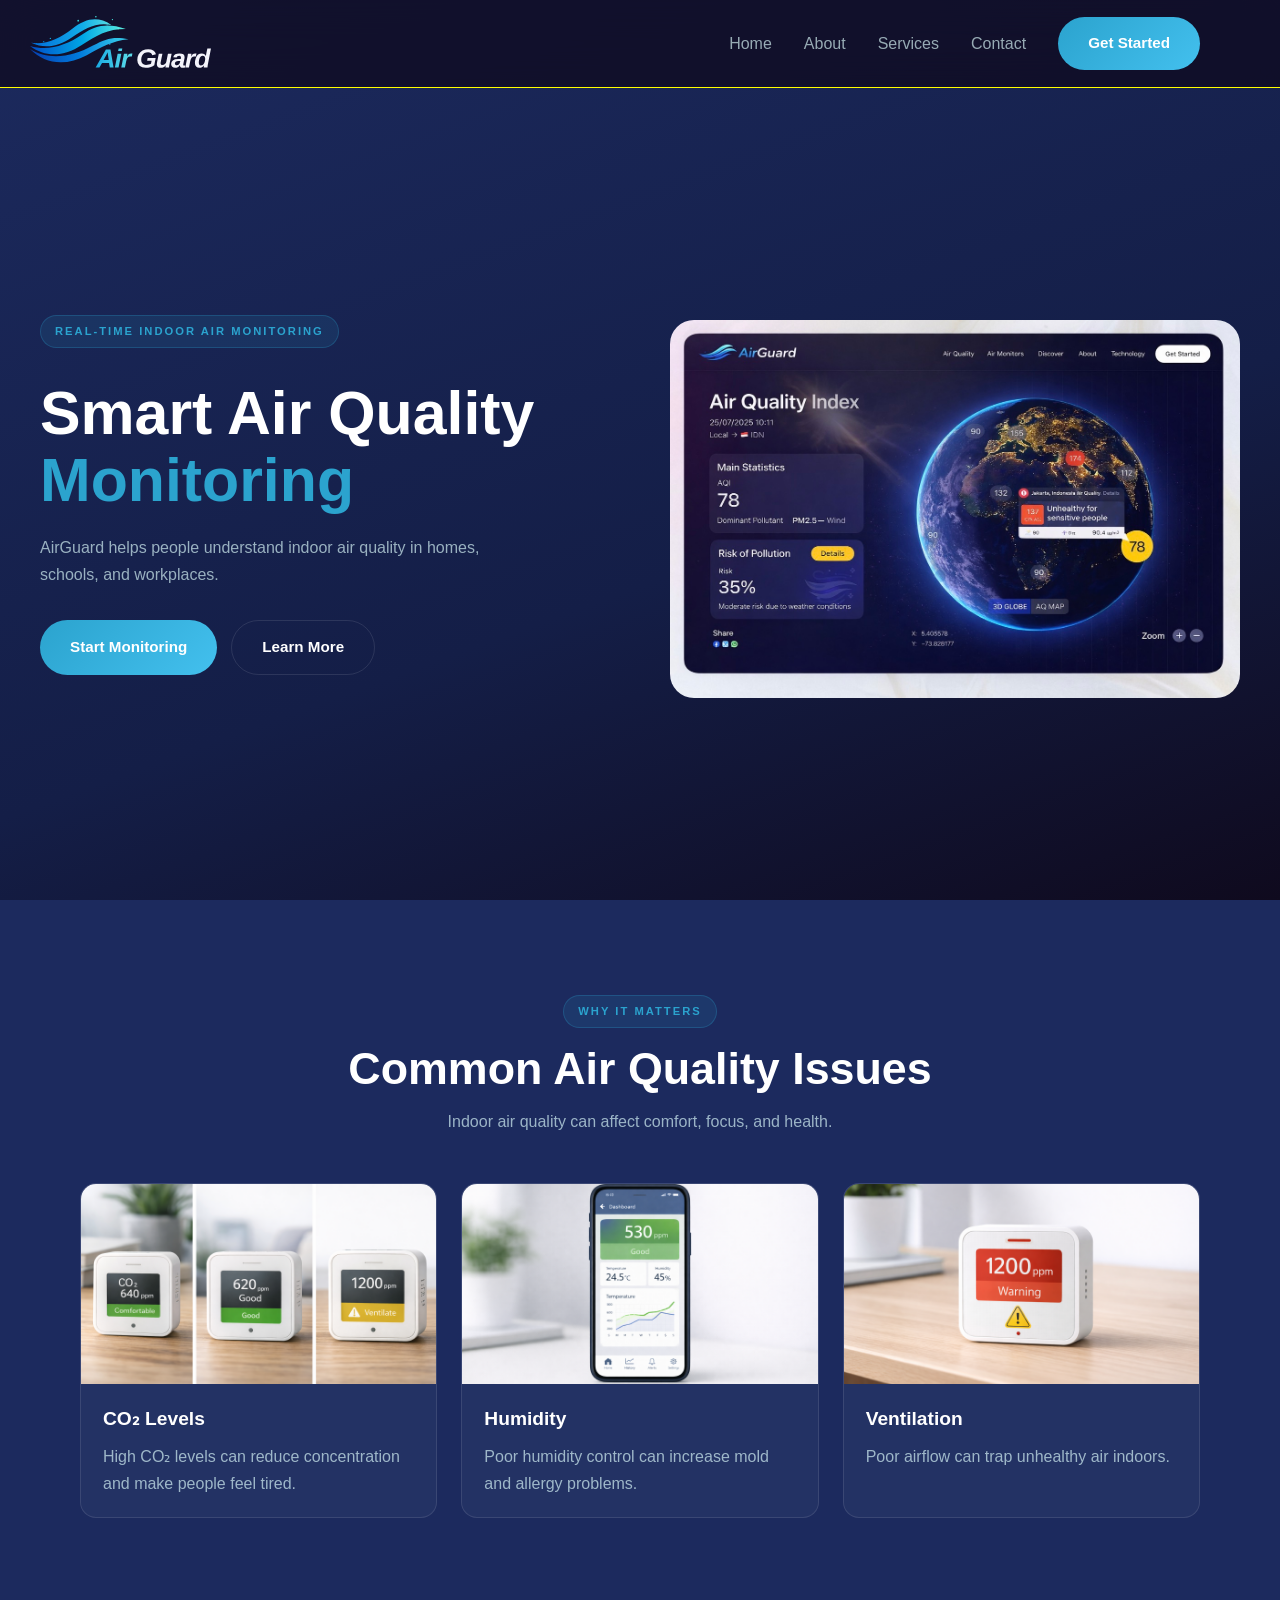
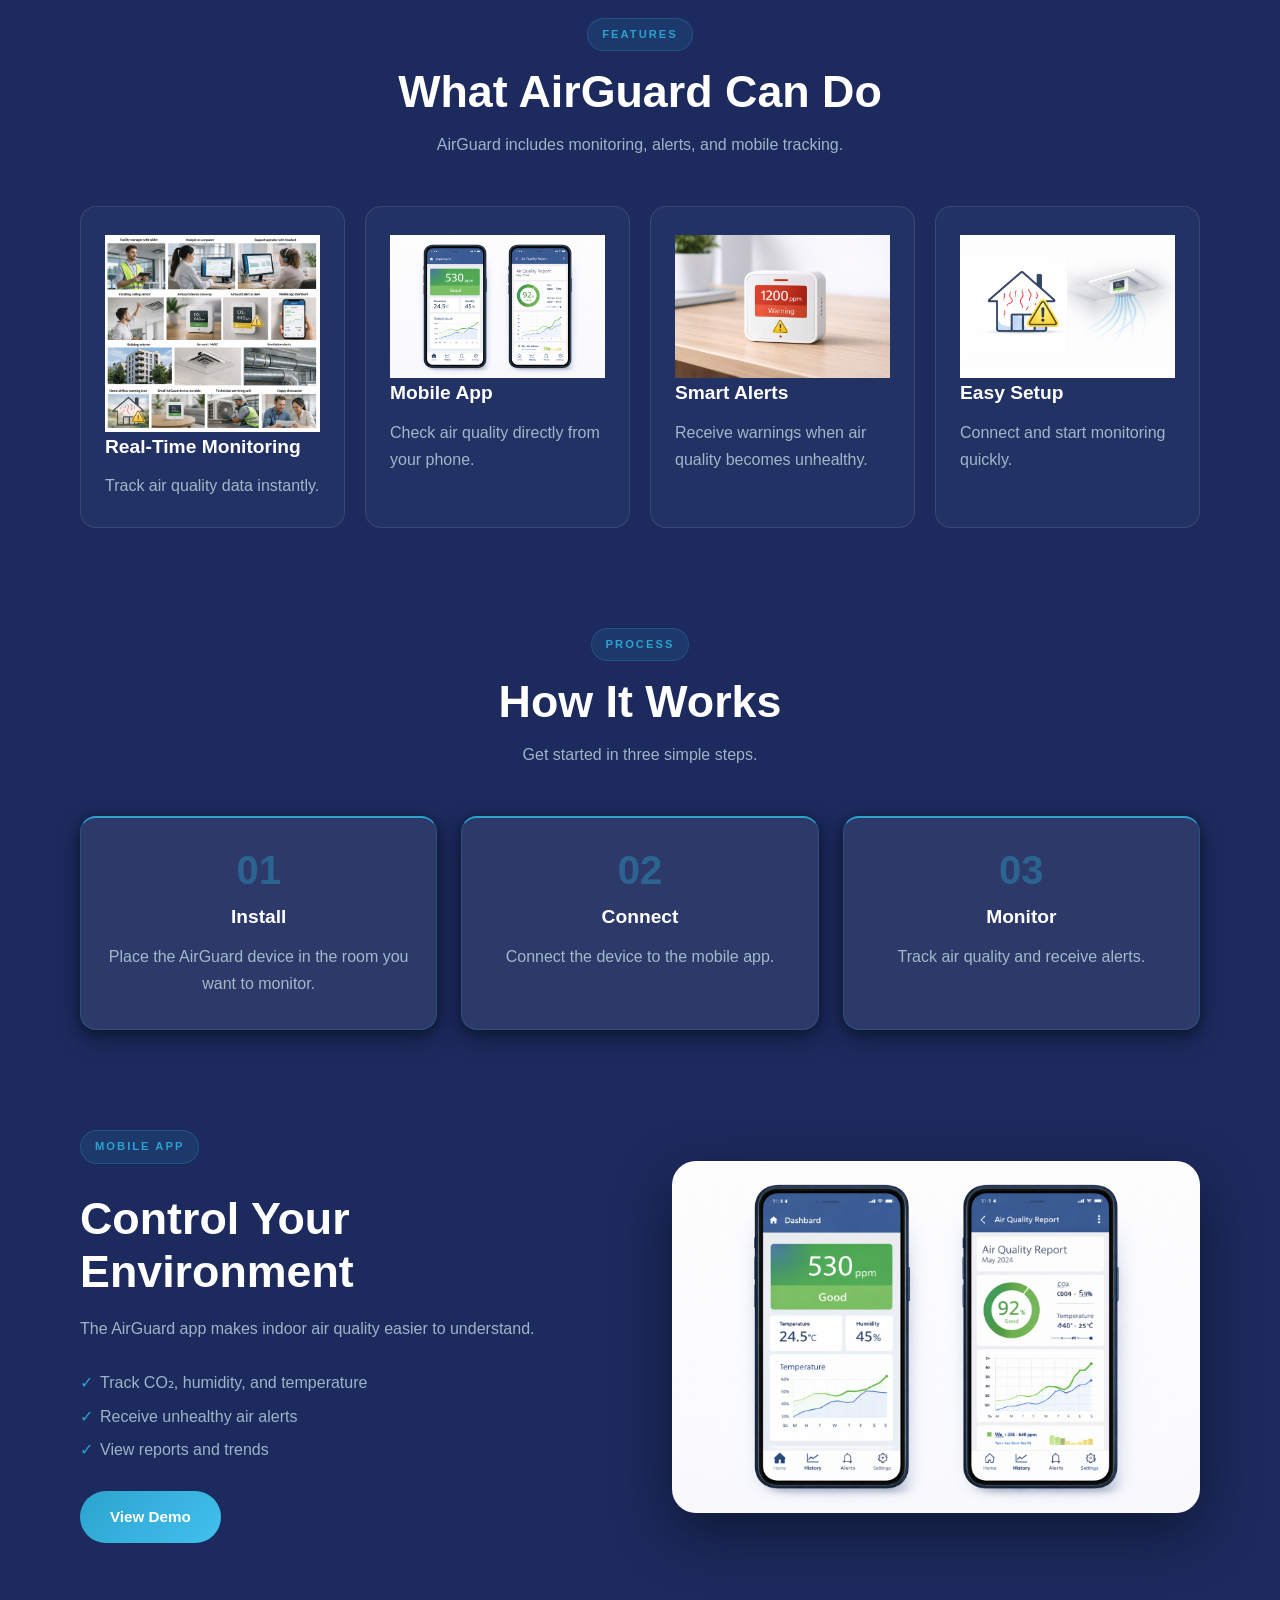
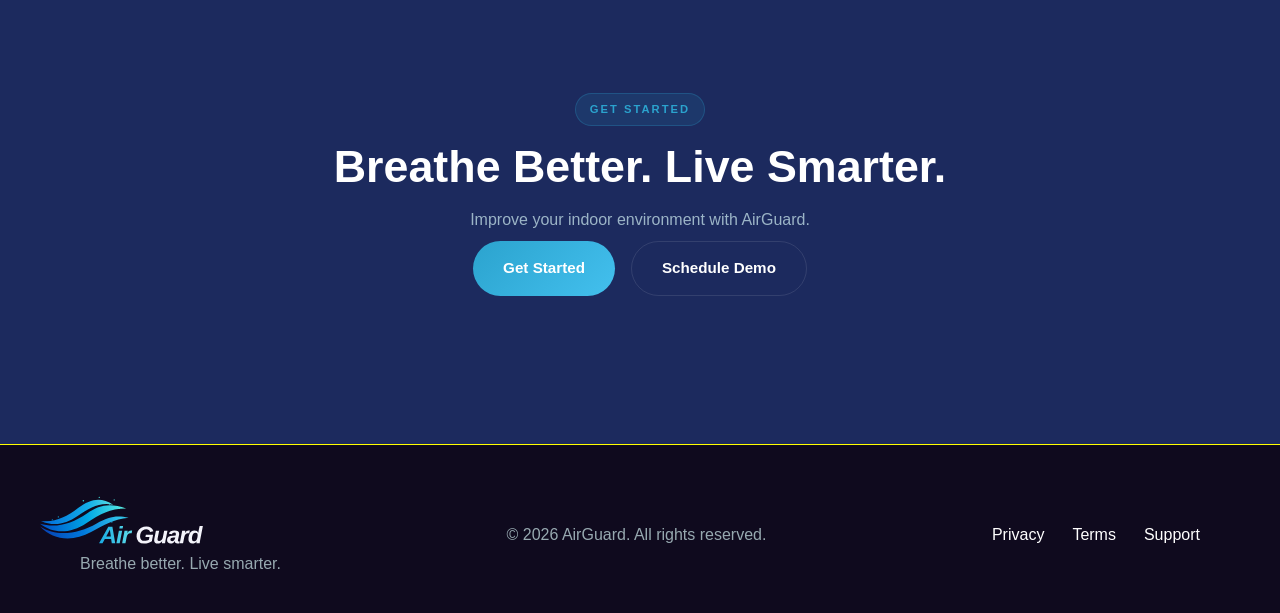
<file: index.html>
<!-- Home Page -->

<!-- In our project plan, there is an additional page for "How It Works". 
 I have not created it yet-->

<!DOCTYPE html>
<html lang="en">

<head>
    <meta charset="UTF-8">
    <meta name="viewport" content="width=device-width, initial-scale=1.0">

    <title>AirGuard - Smart Air Quality Monitoring</title>

    <!-- CSS -->
    <link rel="stylesheet" href="css/style.css">
</head>

<body>

    <!-- Header -->
    <header class="header">

        <nav class="nav container">

            <!-- Logo -->
            <a href="index.html" class="nav-logo">
                <img src="images/vector-logo.svg" alt="AirGuard logo">
            </a>

            <!-- Navigation -->
            <ul class="nav-links">
                <li><a href="index.html" class="active">Home</a></li>
                <li><a href="about.html">About</a></li>
                <li><a href="services.html">Services</a></li>
                <li><a href="contact.html">Contact</a></li>
            </ul>

            <!-- Main button -->
            <a href="contact.html" class="btn btn-primary">
                Get Started
            </a>

        </nav>

    </header>

    <main>

        <!-- Hero Section -->
        <section class="hero">

            <div class="container hero-inner">

                <!-- Left text -->
                <div class="hero-text">

                    <p class="section-label">
                        Real-time indoor air monitoring
                    </p>

                    <h1>
                        Smart Air Quality
                        <span class="teal">Monitoring</span>
                    </h1>

                    <p>
                        AirGuard helps people understand indoor air quality
                        in homes, schools, and workplaces.
                    </p>

                    <div class="hero-actions">

                        <a href="contact.html" class="btn btn-primary">
                            Start Monitoring
                        </a>

                        <a href="about.html" class="btn btn-ghost">
                            Learn More
                        </a>

                    </div>

                </div>

                <!-- Right image -->
                <div class="hero-image">

                    <img
                        src="images/hero-dashboard.jpg"
                        alt="AirGuard dashboard preview"
                    >

                </div>

            </div>

        </section>

        <!-- Air Quality Issues -->
        <section class="section issues-section">

            <div class="container">

                <div class="section-header text-center">

                    <p class="section-label">
                        Why It Matters
                    </p>

                    <h2>
                        Common Air Quality Issues
                    </h2>

                    <p class="section-subtitle">
                        Indoor air quality can affect comfort,
                        focus, and health.
                    </p>

                </div>

                <div class="issue-grid">

                    <!-- Card 1 -->
                    <article class="issue-card">

                        <div class="issue-img">

                            <img
                                src="images/device-clean.png"
                                alt="CO2 monitoring device"
                            >

                        </div>

                        <div class="issue-card-body">

                            <h3>CO₂ Levels</h3>

                            <p>
                                High CO₂ levels can reduce concentration
                                and make people feel tired.
                            </p>

                        </div>

                    </article>

                    <!-- Card 2 -->
                    <article class="issue-card">

                        <div class="issue-img">

                            <img
                                src="images/device-side.png"
                                alt="Humidity sensor"
                            >

                        </div>

                        <div class="issue-card-body">

                            <h3>Humidity</h3>

                            <p>
                                Poor humidity control can increase
                                mold and allergy problems.
                            </p>

                        </div>

                    </article>

                    <!-- Card 3 -->
                    <article class="issue-card">

                        <div class="issue-img">

                            <img
                                src="images/device-warning.png"
                                alt="Ventilation warning"
                            >

                        </div>

                        <div class="issue-card-body">

                            <h3>Ventilation</h3>

                            <p>
                                Poor airflow can trap unhealthy air indoors.
                            </p>

                        </div>

                    </article>

                </div>

            </div>

        </section>

        <!-- Features -->
        <section class="section features-section">

            <div class="container">

                <div class="section-header text-center">

                    <p class="section-label">
                        Features
                    </p>

                    <h2>
                        What AirGuard Can Do
                    </h2>

                    <p class="section-subtitle">
                        AirGuard includes monitoring,
                        alerts, and mobile tracking.
                    </p>

                </div>

                <div class="features-grid">

                    <!-- Feature 1 -->
                    <div class="feature-card">

                        <img
                            src="images/full-dashboard.png"
                            alt="Real-time monitoring"
                        >

                        <h3>Real-Time Monitoring</h3>

                        <p>
                            Track air quality data instantly.
                        </p>

                    </div>

                    <!-- Feature 2 -->
                    <div class="feature-card">

                        <img
                            src="images/app-preview.png"
                            alt="Mobile app"
                        >

                        <h3>Mobile App</h3>

                        <p>
                            Check air quality directly
                            from your phone.
                        </p>

                    </div>

                    <!-- Feature 3 -->
                    <div class="feature-card">

                        <img
                            src="images/device-warning.png"
                            alt="Smart alerts"
                        >

                        <h3>Smart Alerts</h3>

                        <p>
                            Receive warnings when air quality
                            becomes unhealthy.
                        </p>

                    </div>

                    <!-- Feature 4 -->
                    <div class="feature-card">

                        <img
                            src="images/flow-process.png"
                            alt="Easy setup"
                        >

                        <h3>Easy Setup</h3>

                        <p>
                            Connect and start monitoring quickly.
                        </p>

                    </div>

                </div>

            </div>

        </section>

        <!-- How It Works -->
        <section class="section how-section">

            <div class="container">

                <div class="section-header text-center">

                    <p class="section-label">
                        Process
                    </p>

                    <h2>
                        How It Works
                    </h2>

                    <p class="section-subtitle">
                        Get started in three simple steps.
                    </p>

                </div>

                <div class="steps-grid">

                    <!-- Step 1 -->
                    <div class="step-card">

                        <span class="step-number">
                            01
                        </span>

                        <h3>
                            Install
                        </h3>

                        <p>
                            Place the AirGuard device in
                            the room you want to monitor.
                        </p>

                    </div>

                    <!-- Step 2 -->
                    <div class="step-card">

                        <span class="step-number">
                            02
                        </span>

                        <h3>
                            Connect
                        </h3>

                        <p>
                            Connect the device to the mobile app.
                        </p>

                    </div>

                    <!-- Step 3 -->
                    <div class="step-card">

                        <span class="step-number">
                            03
                        </span>

                        <h3>
                            Monitor
                        </h3>

                        <p>
                            Track air quality and receive alerts.
                        </p>

                    </div>

                </div>

            </div>

        </section>

        <!-- App Section -->
        <section class="section app-section">

            <div class="container app-inner">

                <!-- Text -->
                <div class="app-text">

                    <p class="section-label">
                        Mobile App
                    </p>

                    <h2>
                        Control Your Environment
                    </h2>

                    <p>
                        The AirGuard app makes indoor air quality
                        easier to understand.
                    </p>

                    <ul class="app-list">

                        <li>
                            Track CO₂, humidity, and temperature
                        </li>

                        <li>
                            Receive unhealthy air alerts
                        </li>

                        <li>
                            View reports and trends
                        </li>

                    </ul>

                    <a href="contact.html" class="btn btn-primary">
                        View Demo
                    </a>

                </div>

                <!-- Image -->
                <div class="app-image">

                    <img
                        src="images/app-preview.png"
                        alt="AirGuard mobile app preview"
                    >

                </div>

            </div>

        </section>

        <!-- CTA -->
        <section class="cta-section">

            <div class="container cta-content">
                <div class="section-header text-center">

                    <p class="section-label">
                        Get Started
                    </p>

                <h2>
                    Breathe Better. Live Smarter.
                </h2>

                <p>
                    Improve your indoor environment
                    with AirGuard.
                </p>

                <div class="cta-buttons">

                    <a href="contact.html" class="btn btn-primary">
                        Get Started
                    </a>

                    <a href="contact.html" class="btn btn-ghost">
                        Schedule Demo
                    </a>

                </div>

            </div>

        </section>

    </main>

    <!-- FOOTER -->
     
     <footer class="footer">
      <div class="container footer-inner">
        <div class="footer-brand">
          <div class="footer-logo">
            <a href="index.html">
              <img src="images/vector-logo.svg" alt="AirGuard logo" />
            </a>
          </div>
            <p>Breathe better. Live smarter.</p>
          </div>
            <p>© 2026 AirGuard. All rights reserved.</p>

        <nav class="footer-links" aria-label="Footer navigation">
          <a href="#">Privacy</a>
          <a href="#">Terms</a>
          <a href="#">Support</a>
        </nav>
      </div>
    </footer>
    <script src="js/main.js"></script>
  </body>
</html>
</file>
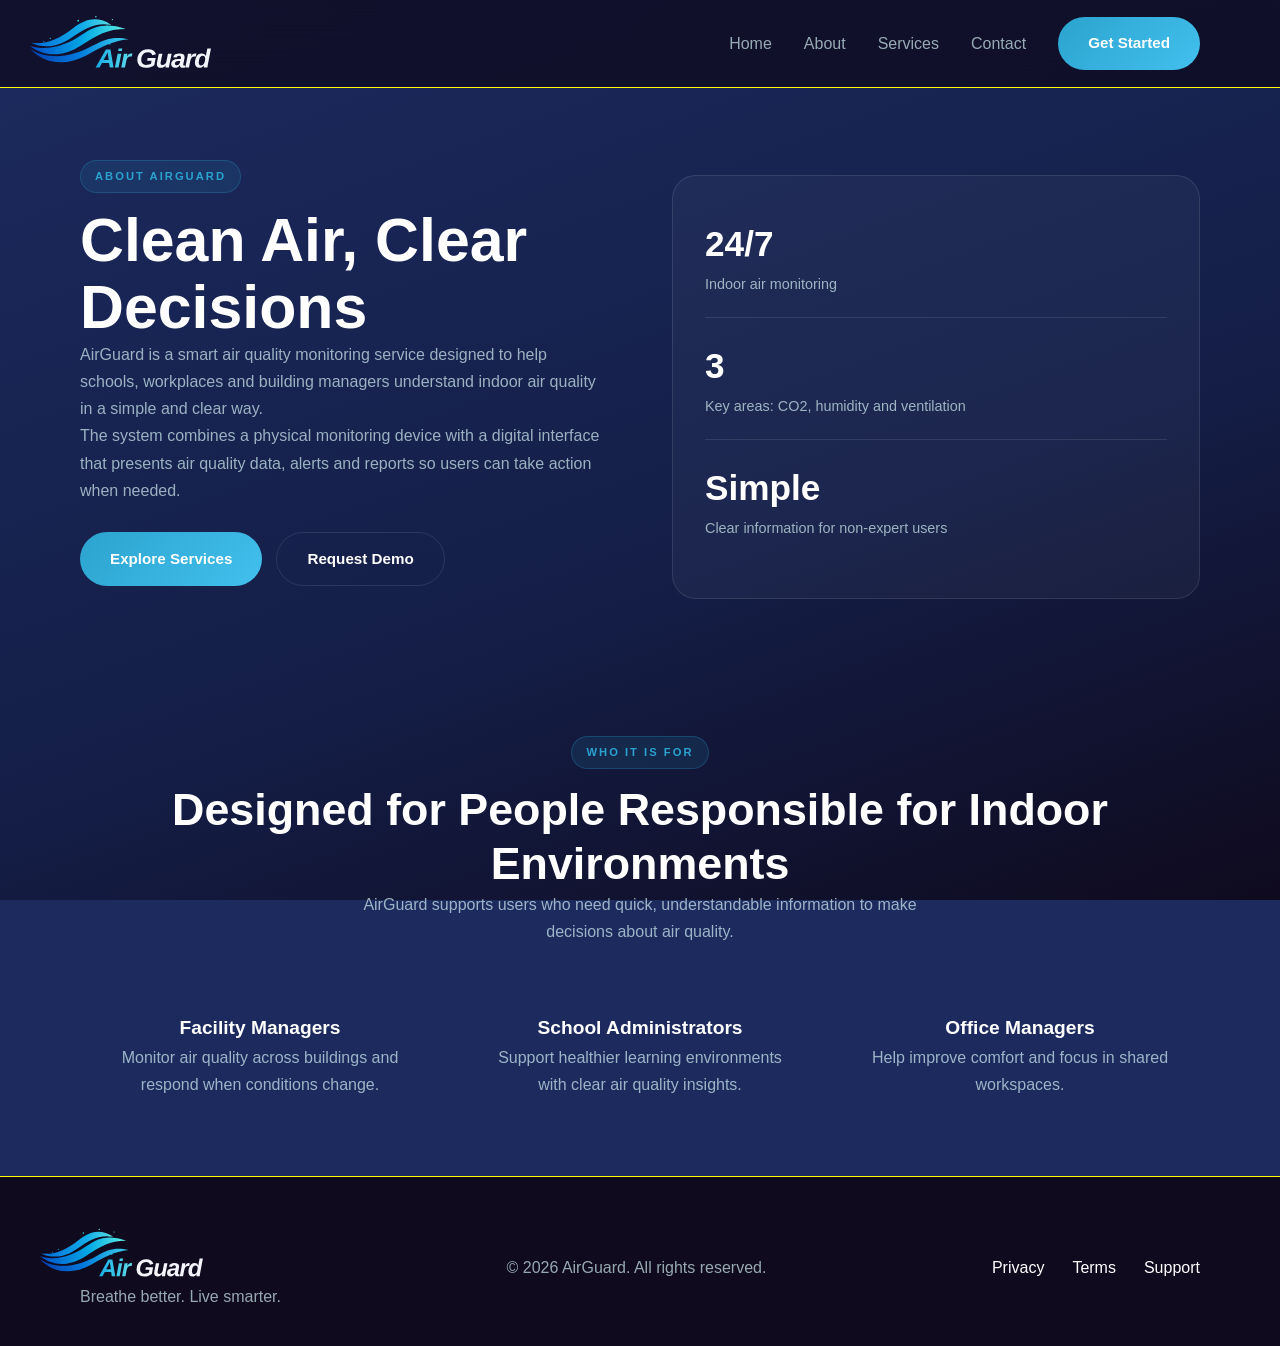
<file: about.html>
<!doctype html>
<html lang="en">
  <head>
    <meta charset="UTF-8" />
    <meta name="viewport" content="width=device-width, initial-scale=1.0" />
    <title>About - AirGuard</title>
    <link rel="stylesheet" href="css/style.css" />
  </head>

  <body>
    <header class="header">
      <nav class="nav container">
        <a href="index.html" class="nav-logo">
          <img src="images/vector-logo.svg" alt="AirGuard logo" />
        </a>

        <ul class="nav-links">
          <li><a href="index.html">Home</a></li>
          <li><a href="about.html" class="active">About</a></li>
          <li><a href="services.html">Services</a></li>
          <li><a href="contact.html">Contact</a></li>
        </ul>

        <a href="contact.html" class="btn btn-primary">Get Started</a>
      </nav>
    </header>

    <main>
      <section class="section about-section">
        <div class="container about-grid">
          <div>
            <p class="section-label">About AirGuard</p>

            <h1>Clean Air, Clear Decisions</h1>

            <p>
              AirGuard is a smart air quality monitoring service designed to
              help schools, workplaces and building managers understand indoor
              air quality in a simple and clear way.
            </p>

            <p>
              The system combines a physical monitoring device with a digital
              interface that presents air quality data, alerts and reports so
              users can take action when needed.
            </p>

            <div class="hero-actions">
              <a href="services.html" class="btn btn-primary"
                >Explore Services</a
              >
              <a href="contact.html" class="btn btn-outline">Request Demo</a>
            </div>
          </div>

          <div class="about-visual">
            <div class="about-stat">
              <span class="about-stat-value">24/7</span>
              <p class="about-stat-label">Indoor air monitoring</p>
            </div>

            <div class="divider"></div>

            <div class="about-stat">
              <span class="about-stat-value">3</span>
              <p class="about-stat-label">
                Key areas: CO2, humidity and ventilation
              </p>
            </div>

            <div class="divider"></div>

            <div class="about-stat">
              <span class="about-stat-value">Simple</span>
              <p class="about-stat-label">
                Clear information for non-expert users
              </p>
            </div>
          </div>
        </div>
      </section>

      <section class="section">
        <div class="container text-center">
          <p class="section-label">Who It Is For</p>
          <h2>Designed for People Responsible for Indoor Environments</h2>
          <p class="section-subtitle">
            AirGuard supports users who need quick, understandable information
            to make decisions about air quality.
          </p>

          <div class="who-grid">
            <article class="who-card">
              <h3>Facility Managers</h3>
              <p>
                Monitor air quality across buildings and respond when conditions
                change.
              </p>
            </article>

            <article class="who-card">
              <h3>School Administrators</h3>
              <p>
                Support healthier learning environments with clear air quality
                insights.
              </p>
            </article>

            <article class="who-card">
              <h3>Office Managers</h3>
              <p>Help improve comfort and focus in shared workspaces.</p>
            </article>
          </div>
        </div>
      </section>
    </main>

      <!-- FOOTER -->
       
    <footer class="footer">
      <div class="container footer-inner">
        <div class="footer-brand">
          <div class="footer-logo">
            <a href="index.html">
              <img src="images/vector-logo.svg" alt="AirGuard logo" />
            </a>
          </div>
            <p>Breathe better. Live smarter.</p>
          </div>
            <p>© 2026 AirGuard. All rights reserved.</p>

        <nav class="footer-links" aria-label="Footer navigation">
          <a href="#">Privacy</a>
          <a href="#">Terms</a>
          <a href="#">Support</a>
        </nav>
      </div>
    </footer>

    <script src="js/main.js"></script>
  </body>
</html>
</file>
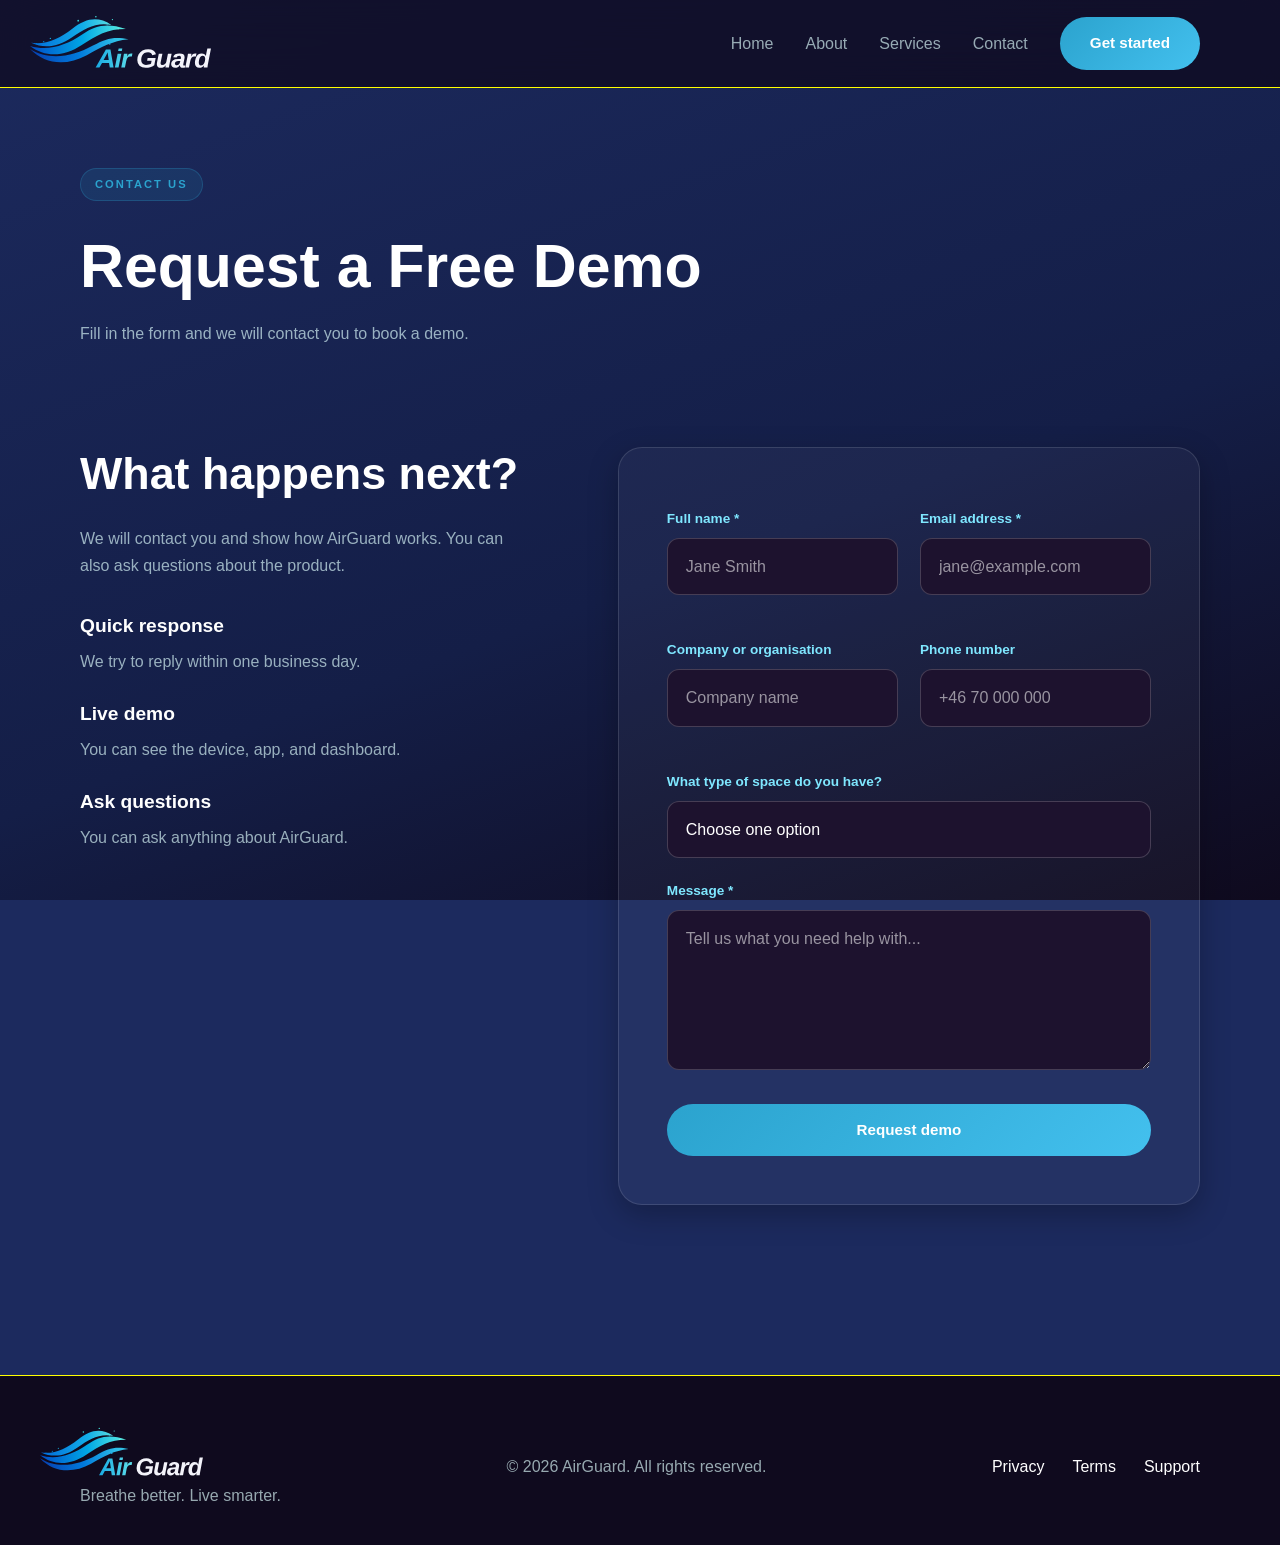
<file: contact.html>
<!doctype html>
<html lang="en">
  <head>
    <meta charset="UTF-8" />
    <meta name="viewport" content="width=device-width, initial-scale=1.0" />

    <title>Contact - AirGuard</title>

    <link rel="stylesheet" href="css/style.css" />
  </head>

  <body>
    <!-- Header -->
    <header class="header">
      <nav class="nav container">
        <a href="index.html" class="nav-logo">
          <img src="images/vector-logo.svg" alt="AirGuard logo" />
        </a>

        <ul class="nav-links">
          <li><a href="index.html">Home</a></li>
          <li><a href="about.html">About</a></li>
          <li><a href="services.html" class="active">Services</a></li>
          <li><a href="contact.html">Contact</a></li>
        </ul>

        <a href="contact.html" class="btn btn-primary"> Get started </a>
      </nav>
    </header>

    <main>
      <!-- Contact intro -->
      <section class="contact-hero">
        <div class="container">
          <p class="section-label">Contact us</p>

          <h1>Request a Free Demo</h1>

          <p>Fill in the form and we will contact you to book a demo.</p>
        </div>
      </section>

      <!-- Contact section -->
      <section class="section">
        <div class="container contact-layout">
          <!-- Contact information -->
          <aside class="contact-info">
            <h2>What happens next?</h2>

            <p>
              We will contact you and show how AirGuard works. You can also ask
              questions about the product.
            </p>

            <div class="contact-perks">
              <div class="perk">
                <h3>Quick response</h3>
                <p>We try to reply within one business day.</p>
              </div>

              <div class="perk">
                <h3>Live demo</h3>
                <p>You can see the device, app, and dashboard.</p>
              </div>

              <div class="perk">
                <h3>Ask questions</h3>
                <p>You can ask anything about AirGuard.</p>
              </div>
            </div>
          </aside>

          <!-- Contact form -->
          <section class="contact-form-card">
            <form id="contact-form">
              <div class="form-row">
                <div class="form-group">
                  <label for="name">Full name *</label>
                  <input
                    type="text"
                    id="name"
                    name="name"
                    placeholder="Jane Smith"
                    required
                  />
                </div>

                <div class="form-group">
                  <label for="email">Email address *</label>
                  <input
                    type="email"
                    id="email"
                    name="email"
                    placeholder="jane@example.com"
                    required
                  />
                </div>
              </div>

              <div class="form-row">
                <div class="form-group">
                  <label for="company">Company or organisation</label>
                  <input
                    type="text"
                    id="company"
                    name="company"
                    placeholder="Company name"
                  />
                </div>

                <div class="form-group">
                  <label for="phone">Phone number</label>
                  <input
                    type="tel"
                    id="phone"
                    name="phone"
                    placeholder="+46 70 000 000"
                  />
                </div>
              </div>

              <div class="form-group">
                <label for="space-type">What type of space do you have?</label>

                <select id="space-type" name="space-type">
                  <option value="">Choose one option</option>
                  <option value="home">Home or apartment</option>
                  <option value="office">Office or workplace</option>
                  <option value="school">School or university</option>
                  <option value="hotel">Hotel or hospitality</option>
                  <option value="other">Other</option>
                </select>
              </div>

              <div class="form-group">
                <label for="message">Message *</label>

                <textarea
                  id="message"
                  name="message"
                  rows="5"
                  placeholder="Tell us what you need help with..."
                  required
                ></textarea>
              </div>

              <button type="submit" class="btn btn-primary form-submit">
                Request demo
              </button>
            </form>
            
<!-- Success message -->
          <div id="success-message" class="hidden success-box">
        <h3>Request Sent!</h3>
        <p>Thank you for reaching out. We will get back to you shortly.</p>
          </div>

        </section>
      </div>
    </section>
  </main>

    <!-- Footer -->
    <footer class="footer">
      <div class="container footer-inner">
        <div class="footer-brand">
          <div class="footer-logo">
            <a href="index.html">
              <img src="images/vector-logo.svg" alt="AirGuard logo" />
            </a>
          </div>
            <p>Breathe better. Live smarter.</p>
          </div>
            <p>© 2026 AirGuard. All rights reserved.</p>

        <nav class="footer-links" aria-label="Footer navigation">
          <a href="#">Privacy</a>
          <a href="#">Terms</a>
          <a href="#">Support</a>
        </nav>
      </div>
    </footer>

    <script src="js/main.js"></script>
  </body>
</html>
</file>
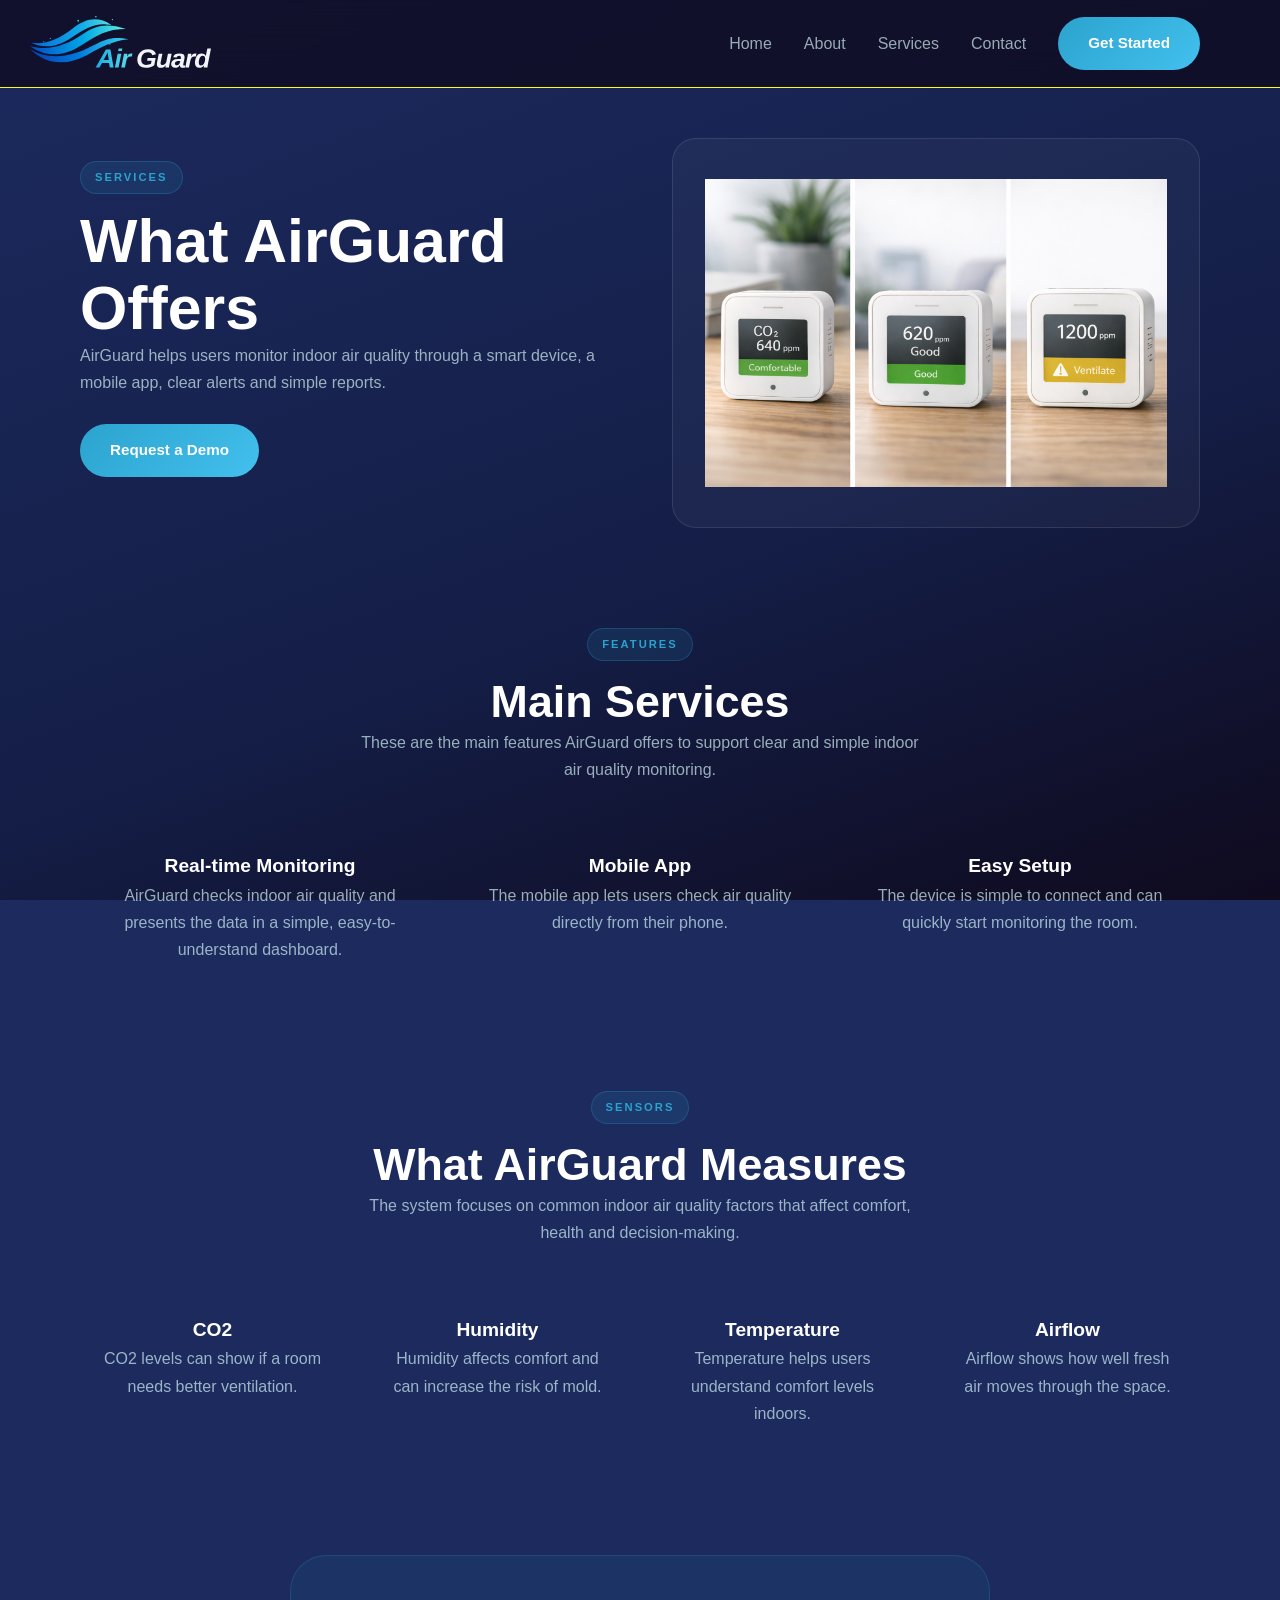
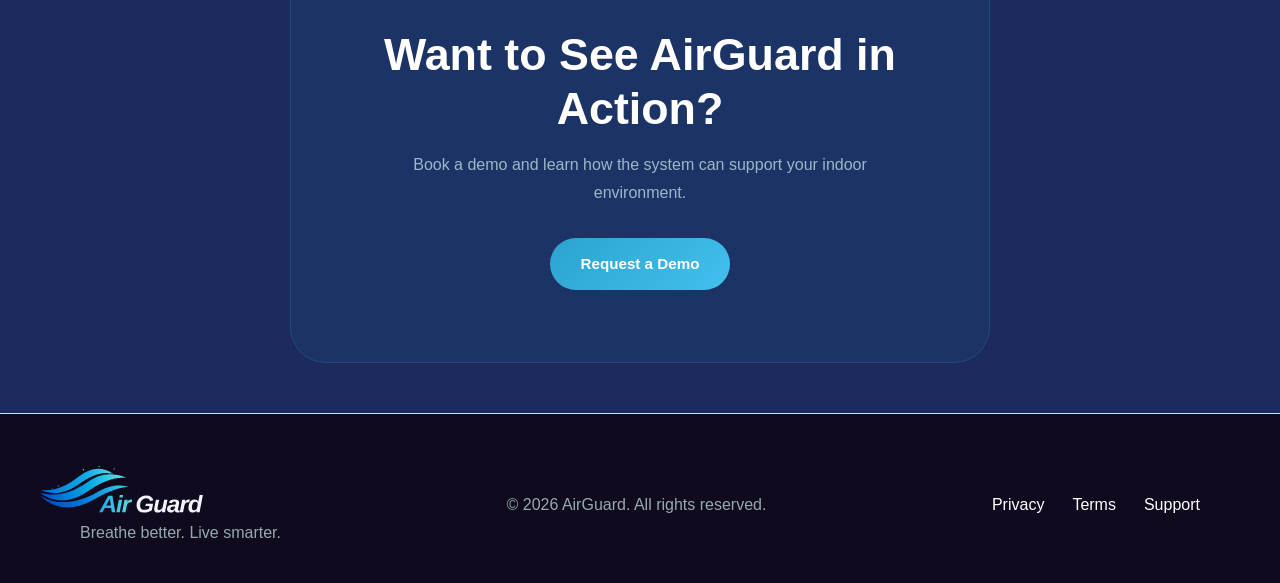
<file: services.html>
<!doctype html>
<html lang="en">
  <head>
    <meta charset="UTF-8" />
    <meta name="viewport" content="width=device-width, initial-scale=1.0" />
    <title>Services - AirGuard</title>
    <link rel="stylesheet" href="css/style.css" />
  </head>

  <body>
    <header class="header">
      <nav class="nav container">
        <a href="index.html" class="nav-logo">
          <img src="images/vector-logo.svg" alt="AirGuard logo" />
        </a>

        <ul class="nav-links">
          <li><a href="index.html">Home</a></li>
          <li><a href="about.html">About</a></li>
          <li><a href="services.html" class="active">Services</a></li>
          <li><a href="contact.html">Contact</a></li>
        </ul>

        <a href="contact.html" class="btn btn-primary"> Get Started </a>
      </nav>
    </header>

    <main>
      <section class="section">
        <div class="container about-grid">
          <div>
            <p class="section-label">Services</p>
            <h1>What AirGuard Offers</h1>
            <p>
              AirGuard helps users monitor indoor air quality through a smart
              device, a mobile app, clear alerts and simple reports.
            </p>

            <div class="hero-actions">
              <a href="contact.html" class="btn btn-primary">Request a Demo</a>
            </div>
          </div>

          <div class="about-visual">
            <img src="images/device-clean.png" alt="AirGuard device" />
          </div>
        </div>
      </section>

      <section class="section">
        <div class="container text-center">
          <p class="section-label">Features</p>
          <h2>Main Services</h2>
          <p class="section-subtitle">
            These are the main features AirGuard offers to support clear and
            simple indoor air quality monitoring.
          </p>

          <div class="who-grid">
            <article class="who-card">
              <h3>Real-time Monitoring</h3>
              <p>
                AirGuard checks indoor air quality and presents the data in a
                simple, easy-to-understand dashboard.
              </p>
            </article>

            <article class="who-card">
              <h3>Mobile App</h3>
              <p>
                The mobile app lets users check air quality directly from their
                phone.
              </p>
            </article>

            <article class="who-card">
              <h3>Easy Setup</h3>
              <p>
                The device is simple to connect and can quickly start monitoring
                the room.
              </p>
            </article>
          </div>
        </div>
      </section>

      <section class="section">
        <div class="container text-center">
          <p class="section-label">Sensors</p>
          <h2>What AirGuard Measures</h2>
          <p class="section-subtitle">
            The system focuses on common indoor air quality factors that affect
            comfort, health and decision-making.
          </p>

          <div class="who-grid">
            <article class="who-card">
              <h3>CO2</h3>
              <p>CO2 levels can show if a room needs better ventilation.</p>
            </article>

            <article class="who-card">
              <h3>Humidity</h3>
              <p>Humidity affects comfort and can increase the risk of mold.</p>
            </article>

            <article class="who-card">
              <h3>Temperature</h3>
              <p>Temperature helps users understand comfort levels indoors.</p>
            </article>

            <article class="who-card">
              <h3>Airflow</h3>
              <p>Airflow shows how well fresh air moves through the space.</p>
            </article>
          </div>
        </div>
      </section>

      <section class="section">
        <div class="container cta-box text-center">
          <h2>Want to See AirGuard in Action?</h2>
          <p>
            Book a demo and learn how the system can support your indoor
            environment.
          </p>

          <div class="cta-actions">
            <a href="contact.html" class="btn btn-primary"> Request a Demo </a>
          </div>
        </div>
      </section>
    </main>

<!-- Footer -->
 <footer class="footer">
      <div class="container footer-inner">
        <div class="footer-brand">
          <div class="footer-logo">
            <a href="index.html">
              <img src="images/vector-logo.svg" alt="AirGuard logo" />
            </a>
          </div>
            <p>Breathe better. Live smarter.</p>
          </div>
            <p>© 2026 AirGuard. All rights reserved.</p>

        <nav class="footer-links" aria-label="Footer navigation">
          <a href="#">Privacy</a>
          <a href="#">Terms</a>
          <a href="#">Support</a>
        </nav>
      </div>
    </footer>

    <script src="js/main.js"></script>
  </body>
</html>
</file>
<file: css/style.css>
/*AirGuard - style.css

/* Basic variable */
:root {
  --bg: #1c2a5e;
  --bg-deep: #141e47;
  --bg-nav: #0f0a1e;
  --bg-2: #1a2650;

  --bg-card: rgba(225, 255, 255, 0.04);
  --bg-card-hover: rgba(225, 255, 255, 0.07);

  --teal: #2ba3ce;
  --teal-light: #43c0ee;
  --cyan: #004fff;
  --grad-teal: linear-gradient(135deg, #2ba3ce, #43c0ee);

  --mint: #ffffff;
  --text-muted: rgba(225, 255, 255, 0.65);
  --text-dim: rgba(255, 255, 255, 0.35);

  --glass-border: rgba(255, 255, 255, 0.1);
  --border-teal: rgba(43, 163, 206, 0.3);

  --gradient-background: linear-gradient(
    160deg,
    #1c2a5e 0%,
    #141e47 60%,
    #0f0a1e 100%
  );

  --shadow-medium: 0 8px 32px rgba(0, 0, 0, 0.35);
  --shadow-large: 0 20px 60px rgba(0, 0, 0, 0.45);

  --radius-sm: 10px;
  --radius: 16px;
  --radius-lg: 24px;
  --radius-xl: 36px;

  --transition: 0.3s ease;

  --header-h: 88px;
  --section-pad: 100px;
}

/* Reset*/
* {
  margin: 0;
  padding: 0;
  box-sizing: border-box;
}

html {
  scroll-behavior: smooth;
}

body {
  font-family: "Montserrat", sans-serif;
  background-color: var(--bg);
  background-image: var(--gradient-background);

  background-attachment: fixed;
  color: var(--mint);
  line-height: 1.6;
  overflow-x: hidden;
}

img {
  max-width: 100%;
  display: block;
}

a {
  text-decoration: none;
  color: inherit;
}

ul {
  list-style: none;
}

button {
  border: none;
  background: none;
  cursor: pointer;
  font: inherit;
}

/* Layout */
.container {
  width: 100%;
  max-width: 1200px;
  margin: auto;
  padding: 0 40px;
}

.section {
  padding: 50px 0;
}

.text-center {
  text-align: center;
}

.gradient-text,
.mint {
  color: var(--mint);
}

/* Typography*/
h1 {
  font-size: clamp(2.2rem, 5vw, 3.8rem);
  line-height: 1.1;
  font-weight: 800;
}

h2 {
  font-size: clamp(1.8rem, 4vw, 2.8rem);
  line-height: 1.2;
  font-weight: 700;
}

h3 {
  font-size: 1.2rem;
  font-weight: 700;
}

p {
  color: var(--text-muted);
  line-height: 1.7;
}

/* Labels*/
.section-label,
.section-eyebrow {
  display: inline-block;
  margin-bottom: 14px;
  padding: 6px 14px;
  border-radius: 50px;

  font-size: 0.7rem;
  font-weight: 700;
  letter-spacing: 0.18em;
  text-transform: uppercase;

  color: var(--teal);

  background: rgba(43, 163, 206, 0.12);
  border: 1px solid rgba(43, 163, 206, 0.25);
}

.section-subtitle {
  max-width: 560px;
  margin: auto;
}

/* Buttons*/
.btn {
  display: inline-flex;
  align-items: center;
  justify-content: center;

  gap: 8px;

  padding: 14px 30px;
  border-radius: 50px;

  font-size: 0.95rem;
  font-weight: 600;

  transition: var(--transition);
}

.btn-primary {
  background: var(--grad-teal);

  color: white;
}
.btn-primary:hover {
  transform: translateY(-2px);
}

.btn-ghost,
.btn-outline {
  border: 1px solid var(--glass-border);
}

.btn-ghost:hover,
.btn-outline:hover {
  background: rgba(255, 255, 255, 0.06);
}

/* Header*/
.header {
  position: fixed;
  top: 0;
  width: 100%;
  height: var(--header-h);

  background: rgba(15, 10, 30, 0.75);
  backdrop-filter: blur(18px);
  border-bottom: 1px solid rgba(255, 255, 0.06);
  z-index: 100;
}

.nav {
  height: 100%;
  
  display: flex;
  align-items: center;
  gap: 32px;
}

/* Logo in nav*/
.nav-logo img {
  max-width: 200px;
  height: auto;
  display: block;

  margin-left: -50px;
}

.nav-links {
  display: flex;
  align-items: center;
  gap: 32px;

  margin-left: auto;
}

.nav-links a {
  position: relative;

  color: var(--text-muted);

  transition: var(--transition);
}

.nav-links a:hover::after,
.nav-links a.active {
  width: 100%;
}

.nav-toggle {
  display: none;
  flex-direction: column;
  gap: 5px;
}

.nav-toggle span {
  width: 22px;
  height: 2px;
  background: white;
}

main {
  padding-top: var(--header-h);
}

/*Hero*/
.hero {
  min-height: calc(100vh - var(--header-h));

  display: flex;
  align-items: center;

padding: 15px 0 30px;

  position: relative;
  overflow: hidden;
}

.hero-actions {
  display: flex;
  gap: 14px;
  flex-wrap: wrap;
  margin-top: 28px;

}

.hero-image img {
  border-radius: var(--radius-lg);
  box-shadow: var(--shadow-lg);
}
/* Issue section */
.issue-grid {
  display: grid;
  grid-template-columns: repeat(3, 1fr);
  gap: 28px;
}
.issue-card {
  background: var(--bg-card);
  border: 1px solid var(--glass-border);
  border-radius: var(--radius-lg);
  overflow: hidden;
  transition: var(--transition);
}
.issue-img {
  height: 200px;
  overflow: hidden;
}

.issue-img img {
  width: 100%;
  height: 100%;
  object-fit: cover;

  transition: var(--transition);
}

.issue-card:hover img {
  transform: scale(1.05);
}

.issue-card-body {
  padding: 22px 24px;
}

/* Features */
.features-strip {
  display: grid;
  grid-template-columns: repeat(4, 1fr);
  gap: 20px;
}

.feature-item {
  overflow: hidden;
}

.feature-img {
  aspect-ratio: 3/ 2;
}

.feature-img img {
  width: 100%;
  height: 100%;
  object-fit: cover;
}

.feature-label {
  display: flex;
  align-items: center;
  gap: 10px;

  padding: 16px 20px;

  font-size: 0.8rem;
  font-weight: 700;
}

.feature-dot {
  width: 6px;
  height: 6px;

  border-radius: 50%;
  background: var(--teal);
}

/* About page */
.about-section {
  padding: 72px 0;
}

.about-grid {
  display: grid;
  grid-template-columns: 1fr 1fr;
  gap: 64px;
  align-items: center;
}

.about-visual {
  padding: 40px 32px;

  border-radius: var(--radius-lg);

  background: var(--bg-card);
  border: 1px solid var(--glass-border);
}

.about-stat {
  margin-bottom: 18px;
}

.about-stat-value {
  display: block;
  font-size: 2.2rem;
  font-weight: 800;

  color: var(--mint);
}

.about-stat-label {
  font-size: 0.9rem;
}

.divider {
  height: 1px;
  background: var(--glass-border);
  margin: 20px 0;
}

.who-grid {
  display: grid;
  grid-template-columns: repeat(auto-fit, minmax(220px, 1fr));
  gap: 20px;

  margin-top: 40px;
}

.who-card {
  padding: 28px 24px;
}

.issue-icon {
  width: 48px;
  height: 48px;

  display: flex;
  align-items: center;
  justify-content: center;

  border-radius: 12px;
  margin-bottom: 16px;
  background: rgba(43, 163, 206, 0.12);
}

/* contact */
.contact-layout {
  display: grid;
  grid-template-columns: 1fr 1.5fr;
  gap: 64px;

  padding-bottom: 96px;
}

.contact-form-card {
  padding: 44px 40px;
}
.form-row {
  display: flex;
  flex-direction: column;

  gap: 8px;
  margin-bottom: 20px;
}

.form-group label {
  font-size: 0.82rem;
  font-weight: 600;
}

.form-group input,
.form-group select,
.form-group textarea {
  padding: 13px 16px;

  border-radius: var(--radius-sm);
  border: 1px solid var(--glass-border);

  background: rgba(255, 255, 255, 0.05);

  color: white;
  font: inherit;
}

.form-submit {
  width: 100%;
}

/* Success message - feedback*/
.hidden {
  display: none !important;   
}

.success-box {
  text-align: center;
  padding: 44px 40px;
  background: rgba(255, 255, 255, 0.05);
  border: 1px solid var(--glass-border);
  border-radius: var(--radius-sm);
  color: white !important;

}

/* CTA */
.cta-actions {
  display: flex;
  justify-content: center;
  gap: 16px;

  flex-wrap: wrap;
}
.cta-section {
    padding: 100px 0;
}

.cta-box {
    padding: 72px 48px;
    text-align: center;
    max-width: 700px;
    margin: 0 auto;
    border-radius: var(--radius-xl);
    background: rgba(43, 163, 206, 0.08);
    border: 1px solid rgba(43, 163, 206, 0.2);
}
.cta-box h2 {
    margin-bottom: 16px;
}
.cta-box h2,
.cta-box p {
    text-align: center;
}


.cta-buttons {
    display: flex;
    justify-content: center;
    gap: 16px;
    flex-wrap: wrap;
    margin-top: 8px;
}

.cta-box p {
    margin-bottom: 32px;
    max-width: 500px;
    margin-left: auto;
    margin-right: auto;
}


/* Footer */
.footer {
  background: var(--bg-nav);

  padding: 48px 0 36px;

  border-top: 1px solid rgba(255, 255, 0.06);
}

.footer-inner {
  display: flex;
  align-items: center;
  justify-content: space-between;

  flex-wrap: wrap;

  gap: 20px;
}

/* Footer logo ABOUT & CONTACT */
.footer-logo {
  max-width: 180px;
  height: auto;
  display: block;

margin-left: -40px;

}
.footer-links {
  display: flex;
  gap: 28px;
}
.footer-links a {
  color: var(--mint);
}

/*Amimation*/
.fade-up {
  opacity: 0;
  transform: translateY(28px);

  transition:
    opacity 0.6s ease,
    transform 0.6s ease;
}

.fade-up.visible {
  opacity: 1;
  transform: translateY(0);
}

/* Responsive*/
@media (max-width: 900px) {
  .hero-inner,
  .about-grid,
  .contact-layout {
    grid-template-columns: 1fr;
  }
  .issue-grid {
    grid-template-columns: repeat(2, 1fr);
  }

  .features-strip {
    grid-template-columns: repeat(2, 1fr);
  }
}

@media (max-width: 700px) {
  .container {
    padding: 0 20px;
  }
  .nav-links,
  .nav-cta {
    display: none;
  }
  .nav-toggle {
    display: flex;
  }
  .issue-grid,
  .features-strip,
  .form-row {
    grid-template-columns: 1fr;
  }
  .hero-actions,
  .cta-actions {
    flex-direction: column;
    align-items: center;
  }
  .footer-inner {
    flex-direction: column;
    text-align: center;
  }
  .contact-form-card {
    padding: 28px 22px;
  }
  .cta-box {
    padding: 48px 24px;
  }
}
/* Hero layout */
.hero-inner {
  display: grid;
  grid-template-columns: 1fr 1fr;
  gap: 60px;
  align-items: center;
  min-height: calc(100vh - var(--header-h));
  padding: 20px 0;
}

.teal {
  color: var(--teal);
}

.hero-text h1 {
  margin-bottom: 20px;
}
.hero-text > p {
  margin-bottom: 32px;
  max-width: 440px;
}

.hero-actions {
  display: flex;
  gap: 14px;
  flex-wrap: wrap;
  margin-bottom: 28px;
}

.hero-stats {
  display: flex;
  gap: 36px;
  padding-top: 32px;
  border-top: 1px solid var(--glass-border);
}

.stat-value {
  display: block;
  font-size: 1.6rem;
  font-weight: 800;
  color: var(--teal);
}

.stat-label {
  font-size: 0.8rem;
  color: var(--text-muted);
}

/* Dashboard card */
.hero-dashboard {
  display: flex;
  justify-content: center;
}

.dashboard-card {
  background: var(--bg-card);
  border: 1px solid var(--glass-border);
  border-radius: var(--radius-lg);
  padding: 32px;
  width: 100%;
  max-width: 380px;
  backdrop-filter: blur(12px);
}

.dashboard-label {
  font-size: 0.8rem;
  color: var(--text-muted);
  text-transform: uppercase;
  letter-spacing: 0.1em;
  margin-bottom: 8px;
}

.dashboard-aqi {
  font-size: 4rem;
  font-weight: 800;
  color: var(--mint);
  line-height: 1;
  margin-bottom: 24px;
}

.dashboard-metrics {
  display: grid;
  grid-template-columns: 1fr 1fr;
  gap: 16px;
  margin-bottom: 20px;
}

.metric {
  background: rgba(255, 255, 255, 0.05);
  border: 1px solid var(--glass-border);
  border-radius: var(--radius-sm);
  padding: 14px;
}

.metric-label {
  display: block;
  font-size: 0.75rem;
  color: var(--text-muted);
  margin-bottom: 4px;
}

.metric-value {
  display: block;
  font-size: 1.2rem;
  font-weight: 700;
  color: var(--teal);
}

.dashboard-status {
  font-size: 0.82rem;
  color: #4ade80;
}

/* Issue cards */
.issue-grid {
  display: grid;
  grid-template-columns: repeat(3, 1fr);
  gap: 24px;
}

.issue-card {
  background: var(--bg-card);
  border: 1px solid var(--glass-border);
  border-radius: var(--radius);
  overflow: hidden;
  transition: var(--transition);
}

.issue-card:hover {
  transform: translateY(-6px);
  border-color: var(--border-teal);
  box-shadow: 0 12px 40px rgba(0, 0, 0, 0.3);
}

.issue-img {
  height: 200px;
  overflow: hidden;
}

.issue-img img {
  width: 100%;
  height: 100%;
  object-fit: cover;
  transition: var(--transition);
}

.issue-card:hover .issue-img img {
  transform: scale(1.05);
}

.issue-card-body {
  padding: 20px 22px;
}

.issue-card-body h3 {
  margin-bottom: 8px;
  color: var(--mint);
}

/* Feature cards */
.features-grid {
  display: grid;
  grid-template-columns: repeat(4, 1fr);
  gap: 20px;
}

.feature-card {
  background: var(--bg-card);
  border: 1px solid var(--glass-border);
  border-radius: var(--radius);
  padding: 28px 24px;
  transition: var(--transition);
}

.feature-card:hover {
  transform: translateY(-6px);
  border-color: var(--border-teal);
  box-shadow: 0 12px 40px rgba(0, 0, 0, 0.3);
}

.feature-icon {
  font-size: 2rem;
  margin-bottom: 16px;
  display: block;
}

.feature-card h3 {
  margin-bottom: 10px;
  color: var(--mint);
}

/* Steps */
.steps-grid {
  display: grid;
  grid-template-columns: repeat(3, 1fr);
  gap: 24px;
}

.step-card {
  background: rgba(255, 255, 255, 0.07);
  border: 1px solid rgba(43, 163, 206, 0.25);
  border-top: 2px solid var(--teal);
  border-radius: var(--radius);
  padding: 32px 24px;
  text-align: center;
  transition: var(--transition);
  box-shadow:
    0 8px 24px rgba(0, 0, 0, 0.4),
    0 2px 8px rgba(0, 0, 0, 0.3);
}

.step-card:hover {
  transform: translateY(-8px);
  border-color: var(--teal);
  box-shadow:
    0 20px 48px rgba(0, 0, 0, 0.5),
    0 4px 12px rgba(43, 163, 206, 0.2);
}

.step-icon {
  font-size: 2rem;
  margin-bottom: 12px;
}

.step-number {
  display: block;
  font-size: 2.5rem;
  font-weight: 800;
  color: var(--teal);
  opacity: 0.4;
  margin-bottom: 12px;
  line-height: 1;
}

.step-card h3 {
  margin-bottom: 10px;
  color: var(--mint);
}

/* App section */
.app-inner,
.app-content {
    display: grid;
    grid-template-columns: 1fr 1fr;
    gap: 64px;
    align-items: center;
}


.app-text h2 {
  margin-bottom: 16px;
}
.app-text p {
  margin-bottom: 28px;
}
.app-list {
    display: flex;
    flex-direction: column;
    gap: 8px;
    margin-bottom: 28px;
    padding-left: 0;
}

.app-list li {
    color: var(--text-muted);
    padding-left: 20px;
    position: relative;
}

.app-list li::before {
    content: '✓';
    position: absolute;
    left: 0;
    color: var(--teal);
}

.app-image img {
  border-radius: var(--radius-lg);
  box-shadow: var(--shadow-large);
}

/* Section header */
.section-header {
  margin-bottom: 48px;
}

.section-header h2 {
  margin-bottom: 12px;
}

/* Footer */
.footer-inner {
  display: flex;
  align-items: center;
  justify-content: space-between;
  flex-wrap: wrap;
  gap: 20px;
}


/* Responsive */
@media (max-width: 900px) {
  .hero-inner,
  .app-inner {
    grid-template-columns: 1fr;
  }
  .issue-grid,
  .steps-grid {
    grid-template-columns: repeat(2, 1fr);
  }
  .features-grid {
    grid-template-columns: repeat(2, 1fr);
  }
}

@media (max-width: 600px) {
  .issue-grid,
  .features-grid,
  .steps-grid {
    grid-template-columns: 1fr;
  }
  .hero-stats {
    gap: 20px;
  }
}

/* Contact page spacing fixes */
.contact-hero {
  padding: 80px 0 50px;
}

.contact-hero h1 {
  margin-top: 18px;

  margin-bottom: 20px;

  max-width: 900px;
}

.contact-hero p {
  max-width: 620px;
}

/* Layout */

.contact-layout {
  display: grid;

  grid-template-columns: 1fr 1.3fr;

  gap: 90px;

  align-items: start;

  padding-bottom: 120px;
}

/* Left side */

.contact-info {
  max-width: 520px;
}

.contact-info h2 {
  margin-bottom: 24px;
}

.contact-info > p {
  margin-bottom: 32px;
}

.contact-perks {
  display: grid;

  gap: 24px;

  margin-top: 32px;
}

.perk h3 {
  margin-bottom: 6px;
}

/* Form card */

.contact-form-card {
  padding: 48px;

  border-radius: 24px;

  background: rgba(255, 255, 255, 0.04);

  border: 1px solid rgba(255, 255, 255, 0.12);

  box-shadow: 0 10px 30px rgba(0, 0, 0, 0.25);
}

/* Form rows */

.form-row {
  display: grid;

  grid-template-columns: 1fr 1fr;

  gap: 22px;

  margin-bottom: 22px;
}

.form-group {
  display: flex;

  flex-direction: column;

  gap: 8px;

  margin-bottom: 22px;
}

/* Labels */

.form-group label {
  color: #7fe7ff;

  font-weight: 600;

  font-size: 0.85rem;
}

/* Inputs */

.form-group input,
.form-group select,
.form-group textarea {
  width: 100%;

  padding: 15px 18px;

  border-radius: 12px;

  border: 1px solid rgba(255, 255, 255, 0.18);

  background: #1d122e !important;

  color: #ffffff !important;

  font: inherit;

  appearance: none;

  -webkit-appearance: none;

  -moz-appearance: none;
}

/* Placeholder */

.form-group input::placeholder,
.form-group textarea::placeholder {
  color: rgba(255, 255, 255, 0.55);
}

/* Select */

.form-group select {
  background-color: #1d122e !important;

  color: #ffffff !important;
}

.form-group select option {
  background-color: #1d122e;

  color: #ffffff;
}

/* Textarea */

.form-group textarea {
  resize: vertical;

  min-height: 140px;
}

/* Button */

.form-submit {
  width: 100%;

  margin-top: 12px;
}

/* Responsive */

@media (max-width: 900px) {
  .contact-layout {
    grid-template-columns: 1fr;

    gap: 50px;
  }

  .form-row {
    grid-template-columns: 1fr;
  }

  .contact-form-card {
    padding: 32px 24px;
  }

  .contact-hero {
    padding: 120px 0 50px;
  }
}
</file>
